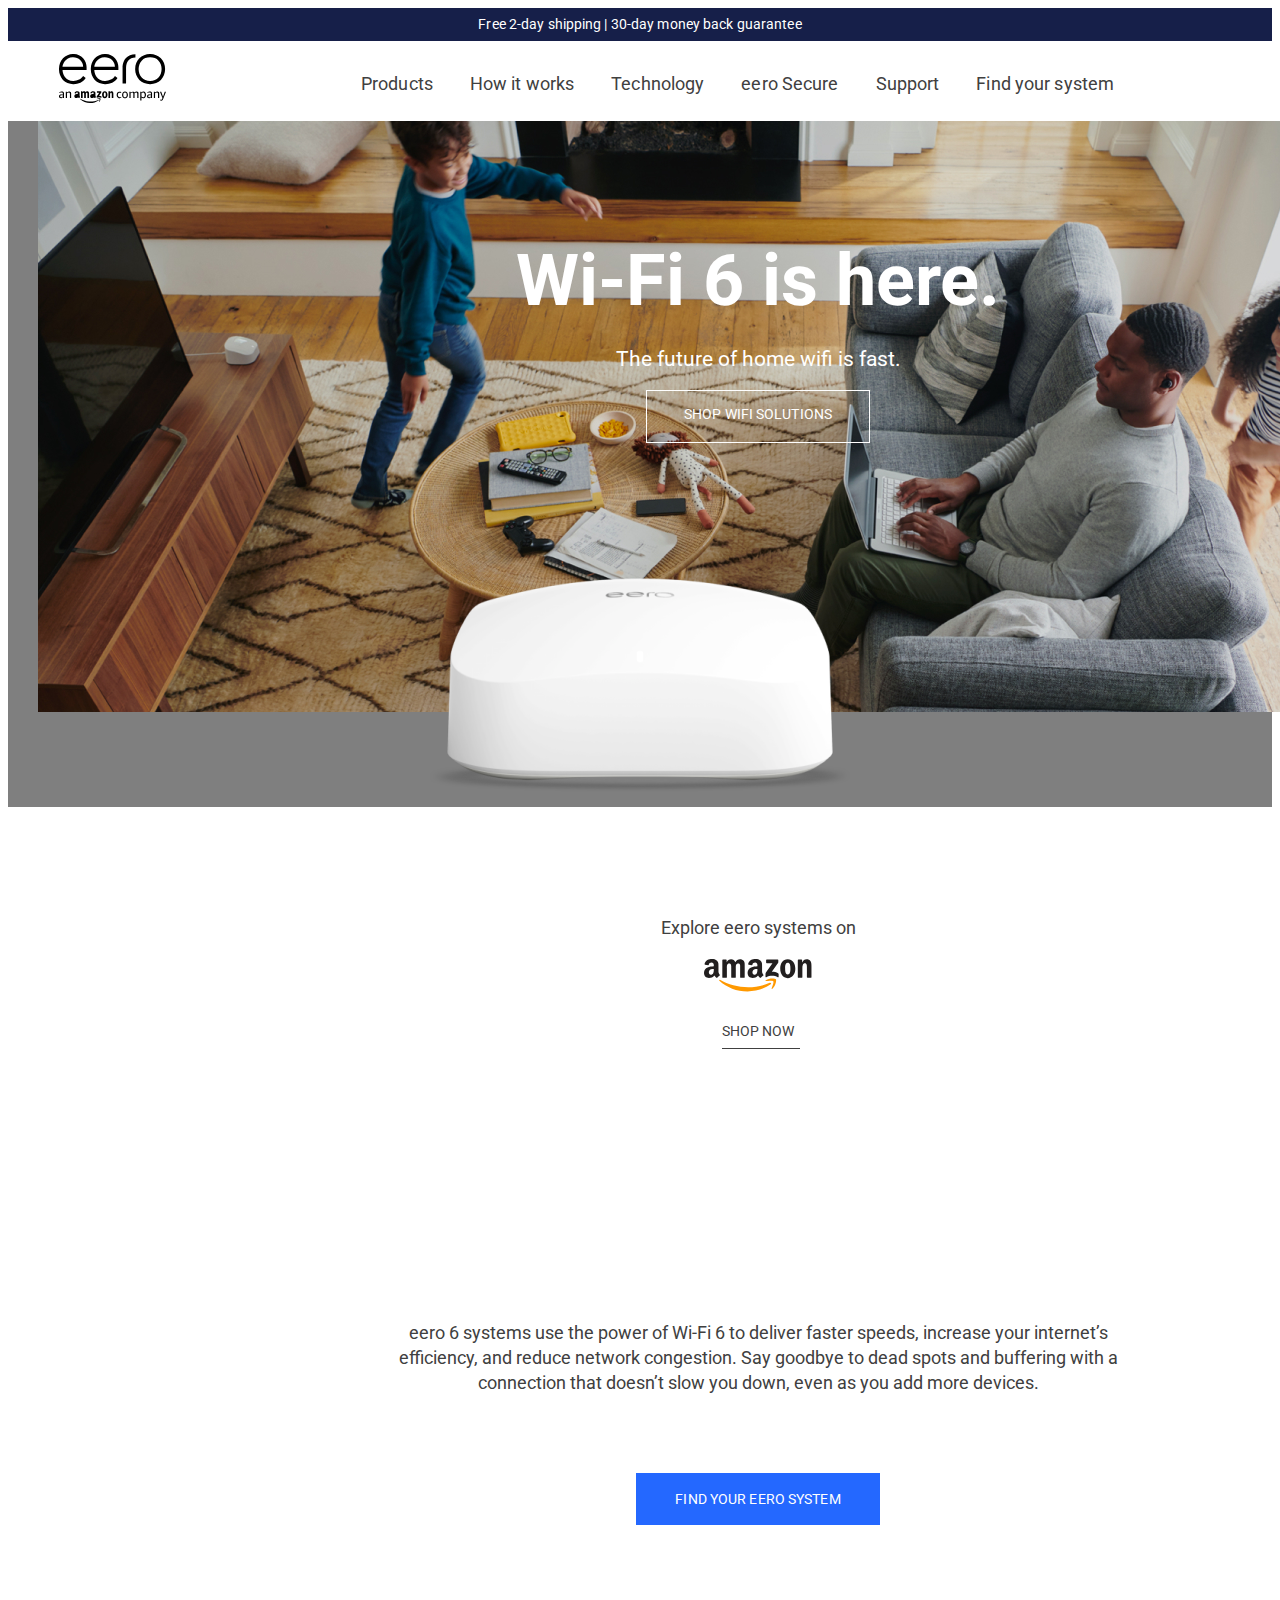
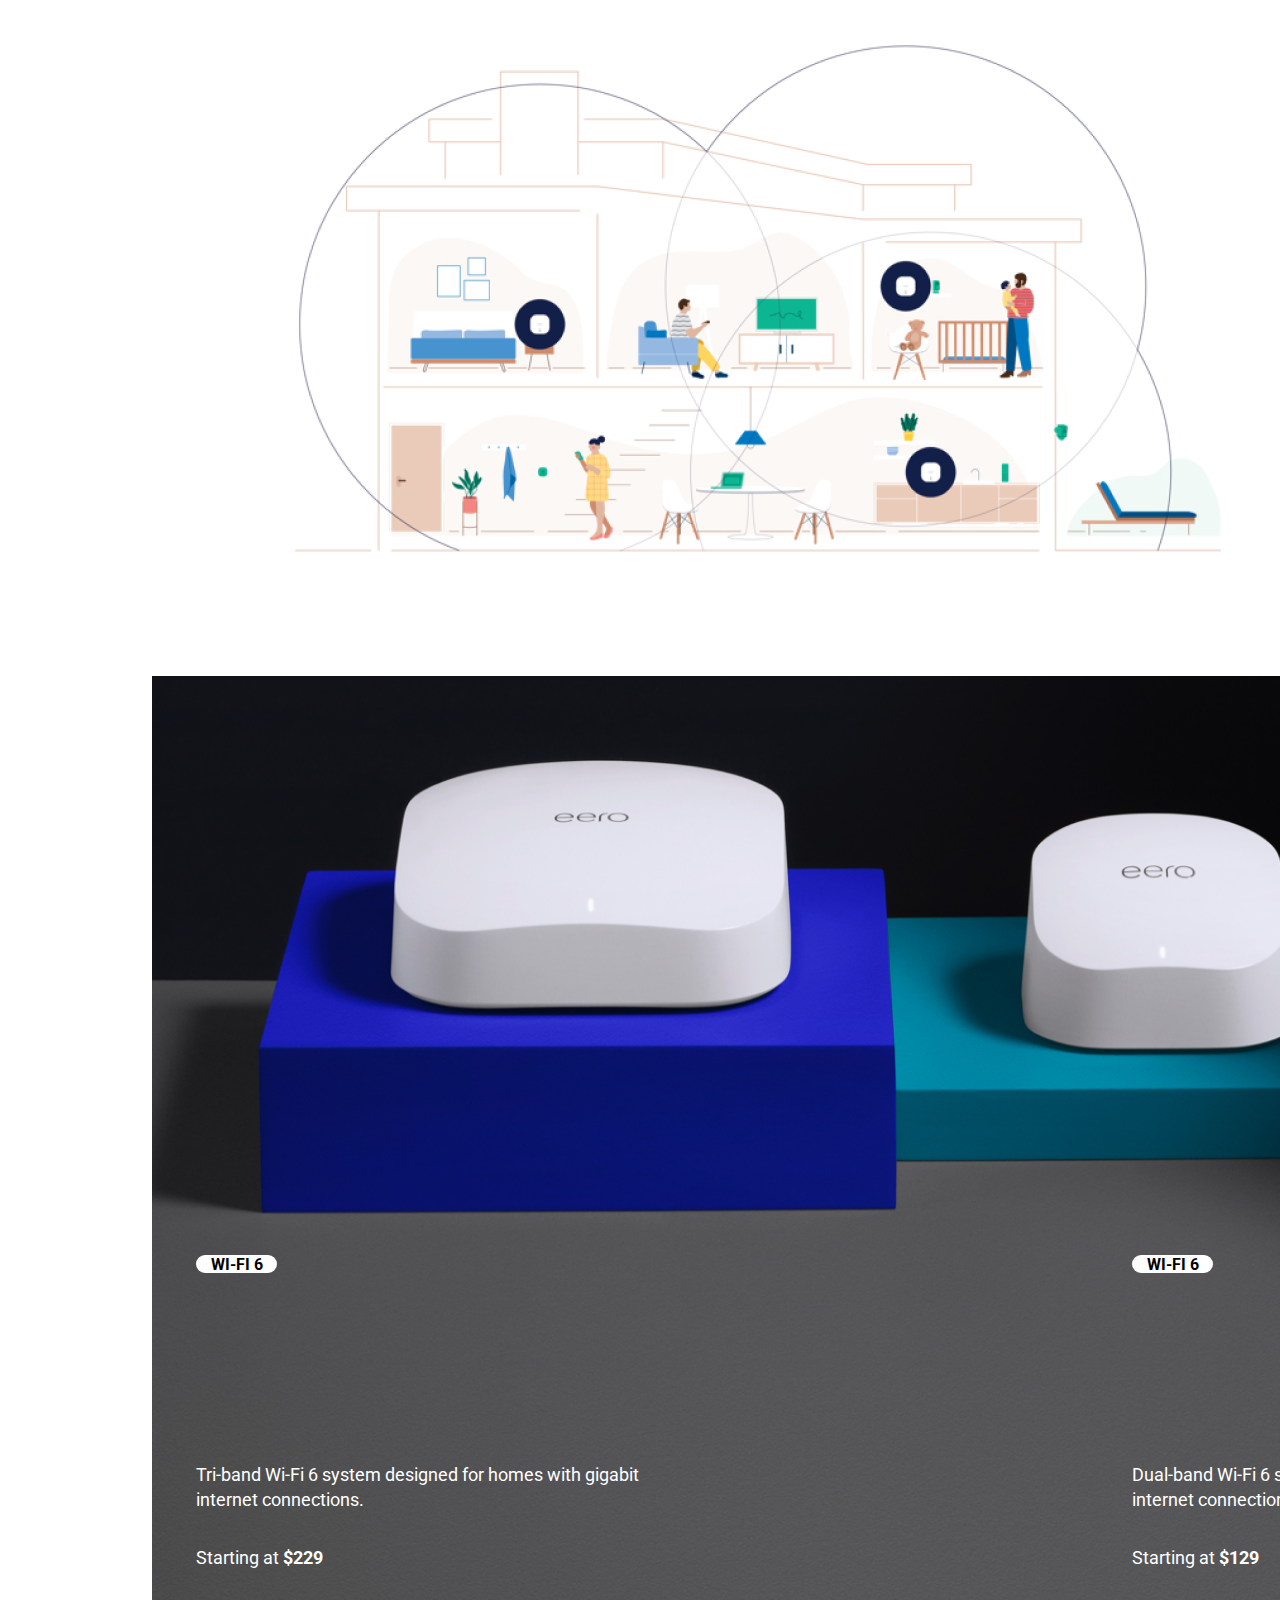
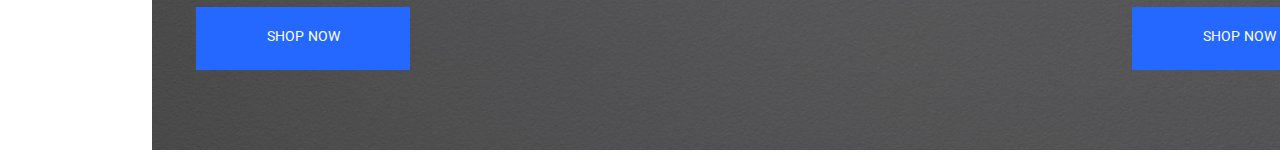
<file: index.html>
<!DOCTYPE html>
<html lang="en">
  <head>
    <meta charset="UTF-8" />
    <meta http-equiv="X-UA-Compatible" content="IE=edge" />
    <meta name="viewport" content="width=device-width, initial-scale=1.0" />
    <title>Document</title>
    <link rel="preconnect" href="https://fonts.googleapis.com" />
    <link rel="preconnect" href="https://fonts.gstatic.com" crossorigin />
    <link
      rel="stylesheet"
      href="https://cdnjs.cloudflare.com/ajax/libs/animate.css/4.1.1/animate.min.css"
    />
    <link
      href="https://fonts.googleapis.com/css2?family=Roboto:wght@400;700;900&display=swap"
      rel="stylesheet"
    />
    <link
      rel="stylesheet"
      href="https://cdnjs.cloudflare.com/ajax/libs/modern-normalize/1.1.0/modern-normalize.min.css"
      integrity="sha512-wpPYUAdjBVSE4KJnH1VR1HeZfpl1ub8YT/NKx4PuQ5NmX2tKuGu6U/JRp5y+Y8XG2tV+wKQpNHVUX03MfMFn9Q=="
      crossorigin="anonymous"
      referrerpolicy="no-referrer"
    />
    <link rel="stylesheet" href="./css/styles.css" />
  </head>
  <body>
    <header class="header">
      <div class="promo-bar">
        <p class="promo-bar-text">
          Free 2-day shipping | 30-day money back guarantee
        </p>
      </div>
      <div class="container header-container">
        <nav class="nav">
          <a href="/" class="logo">
            <img src="./images/logo.svg" alt="logo-main" width="107" />
          </a>
          <ul class="menu list">
            <li class="menu-item">
              <a href="#" class="menu-link">Products</a>
            </li>
            <li class="menu-item">
              <a href="#" class="menu-link">How it works</a>
            </li>
            <li class="menu-item">
              <a href="#" class="menu-link">Technology</a>
            </li>
            <li class="menu-item">
              <a href="#" class="menu-link">eero Secure</a>
            </li>
            <li class="menu-item">
              <a href="#" class="menu-link">Support</a>
            </li>
            <li class="menu-item">
              <a href="#" class="menu-link">Find your system</a>
            </li>
          </ul>
        </nav>
        <a href="#" class="main-button header-button">Shop</a>
      </div>
    </header>
    <main>
      <section class="hero">
        <div class="container container-hero">
          <h1 class="hero-title animate__animated animate__bounce wow">
            Wi-Fi 6 is here.
          </h1>
          <p class="hero-text">The future of home wifi is fast.</p>
          <a href="#" class="hero-button">SHOP WIFI SOLUTIONS</a>
          <img
            class="hero-img"
            src="./images/wi-fi.png"
            alt="wi-fi"
            width="576"
          />
        </div>
      </section>
      <section class="promo">
        <div class="container">
          <div class="amazon-shop">
            <p class="amazon-shop__text">Explore eero systems on</p>
            <img
              class="amazon-shop__img"
              src="./images/amazon-logo.svg"
              alt="amazon"
              width="108"
            />
            <a class="amazon-shop__link" href="#">Shop now</a>
          </div>
          <h2 class="promo__title animate__fadeInUpBig animate__animated wow">
            More wifi for the devices in your<br />connected home.
          </h2>
          <p class="promo__text">
            eero 6 systems use the power of Wi-Fi 6 to deliver faster speeds,
            increase your internet’s efficiency, and reduce network congestion.
            Say goodbye to dead spots and buffering with a connection that
            doesn’t slow you down, even as you add more devices.
          </p>
          <button type="button" class="promo__button main-button">
            Find your eero system
          </button>
          <img
            class="promo__img"
            src="./images/promo-img.jpg"
            alt="wifi at home"
          />
        </div>
      </section>
      <section class="products">
        <div class="container products__container">
          <ul class="products__list">
            <li class="products__item">
              <div class="products__label">Wi-Fi 6</div>
              <h2 class="products__title wow">eero Pro 6</h2>
              <h3
                class="products__caption animate__slideInUp animate__animated wow"
              >
                The fastest <br />
                eero yet.
              </h3>
              <p class="products__text">
                Tri-band Wi-Fi 6 system designed for homes with gigabit internet
                connections.
              </p>
              <p class="products__price">Starting at<span>$229</span></p>
              <button type="button" class="products__button main-button">
                Shop now
              </button>
            </li>
            <li class="products__item">
              <div class="products__label">Wi-Fi 6</div>
              <h2 class="products__title wow">eero 6</h2>
              <h3
                class="products__caption animate__slideInUp animate__animated wow"
              >
                Experience Wi-Fi 6—the new <br />standard for home wifi.
              </h3>
              <p class="products__text">
                Dual-band Wi-Fi 6 system designed for homes with 500 Mbps
                internet connections.
              </p>
              <p class="products__price">Starting at<span>$129</span></p>
              <button type="button" class="products__button main-button">
                Shop now
              </button>
            </li>
          </ul>
        </div>
      </section>
    </main>
    <script src="js/wow.min.js"></script>
    <script>
      new WOW().init();
    </script>
  </body>
</html>
</file>
<file: css/styles.css>
:root {
  --button-color: #2468ff;
  --main-text-color: #ffffff;
  --second-text-color: #404040;
}

body {
  font-family: Roboto, sans-serif;
  font-style: normal;
  font-weight: normal;
  font-size: 18px;
  color: var(--second-text-color);
}

h1,
h2,
h3,
h4,
h5,
h6,
p {
  margin: 0;
}

ul {
  margin: 0;
  list-style: none;
  padding: 0;
}
a {
  text-decoration: none;
}

.promo-bar {
  background-color: #161f49;
}
.promo-bar-text {
  padding-top: 5px;
  padding-bottom: 5px;
  color: var(--main-text-color);
  font-size: 14px;
  line-height: 1.64;
  text-align: center;
  letter-spacing: 0.10998px;
}
.container {
  width: 1470px;
  padding-left: 15px;
  padding-right: 15px;
  margin: 0 auto;
}

.container-hero {
  padding-top: 120px;
  padding-bottom: 277px;
  background-image: url("../images/background-hero.jpg");
  background-repeat: no-repeat;
  background-position: top center;
}

.header-container {
  display: flex;
}

.nav {
  display: flex;
  align-items: center;
}

.logo {
  padding-left: 36px;
}

.menu {
  display: flex;
  margin-left: 195px;
  align-items: center;
}

.header-button {
  margin-left: auto;
  padding-right: 64px;
  padding-left: 64px;
}

.menu-link {
  font-size: 18px;
  line-height: 1.39;
  text-align: center;
  letter-spacing: 0.10998px;
  color: var(--second-text-color);
  padding-top: 30px;
  padding-bottom: 25px;
  display: block;
}

.menu-item + .menu-item {
  margin-left: 37px;
}

.main-button {
  background: #2468ff;
  font-family: Roboto, sans-serif;
  font-style: normal;
  font-weight: normal;
  font-size: 14px;
  line-height: 1.79;
  text-align: center;
  letter-spacing: 0.10998px;
  text-transform: uppercase;
  color: #ffffff;
  display: flex;
  justify-content: center;
  align-items: center;
  cursor: pointer;
  border: none;
}

.hero {
  /* padding-top: 120px; */
  text-align: center;
  background-color: rgba(0, 0, 0, 0.5);
}

.hero-title {
  font-size: 72px;
  line-height: 1.11;
  color: #ffffff;
  margin-bottom: 24px;
}

.hero-text {
  font-size: 21px;
  line-height: 1.38;
  color: #ffffff;
}

.hero-button {
  font-size: 14px;
  line-height: 1;
  text-align: center;
  letter-spacing: 0.11px;
  text-transform: uppercase;
  color: #ffffff;
  border: 1px solid var(--main-text-color);
  padding: 16px 37px 21px 37px;
  margin-top: 16px;
  display: inline-block;
  cursor: pointer;
  margin-bottom: 87px;
}

.hero-img {
  position: absolute;
  left: 50%;
  transform: translate(-50%);
  display: block;
  margin: 0 auto;
}

.promo {
  text-align: center;
  padding-top: 110px;
}

.amazon-shop__text {
  line-height: 1.17;
}
.amazon-shop__img {
  margin-top: 21px;
  margin-bottom: 27px;
  display: block;
  margin-left: auto;
  margin-right: auto;
}

.amazon-shop__link {
  position: relative;
  font-weight: normal;
  font-size: 14px;
  line-height: 1.15;
  text-align: center;
  text-transform: uppercase;
  color: #404040;
  padding-bottom: 5px;
}

.amazon-shop__link::after {
  content: "";
  position: absolute;
  width: 78px;
  height: 1px;
  background: #404040;
  display: inline-block;
  bottom: -5px;
  left: 0;
}

.promo__title {
  margin-top: 116px;
  margin-bottom: 44px;
  font-weight: normal;
  font-size: 50px;
  line-height: 1.2;
  color: #404040;
}

.promo__text {
  line-height: 1.4;
  padding: 0 352px;
}

.promo__button {
  min-width: 244px;
  min-height: 52px;
  margin-right: auto;
  margin-left: auto;
  margin-top: 78px;
}

.products__container {
  padding-top: 579px;
  padding-bottom: 80px;
  padding-left: 188px;
  padding-right: 70px;
  background-image: url("../images/bg-products.jpg");
  background-repeat: no-repeat;
  background-position: top center;
}

.products__list {
  display: flex;
  justify-content: space-between;
}

.products__label {
  width: 81px;
  height: 18px;
  background: #ffffff;
  border-radius: 18px;
  font-weight: bold;
  font-size: 16px;
  line-height: 1.31;
  text-transform: uppercase;
  color: #000000;
  text-align: center;
}

.products__item {
  color: #ffffff;
}
.products__title {
  margin: 16px 0 13px;
  font-weight: normal;
  font-size: 36px;
  line-height: 1.22;
}

.products__caption {
  font-size: 42px;
  line-height: 1.14;
}
.products__text {
  line-height: 1.4;
  margin-top: 20px;
  margin-bottom: 33px;
  max-width: 500px;
}

.products__price {
  line-height: 1.4;
  margin-bottom: 36px;
}

.products__price span {
  font-weight: bold;
  margin-left: 4px;
}

.products__button {
  padding: 17px 70px 21px 71px;
}
</file>
